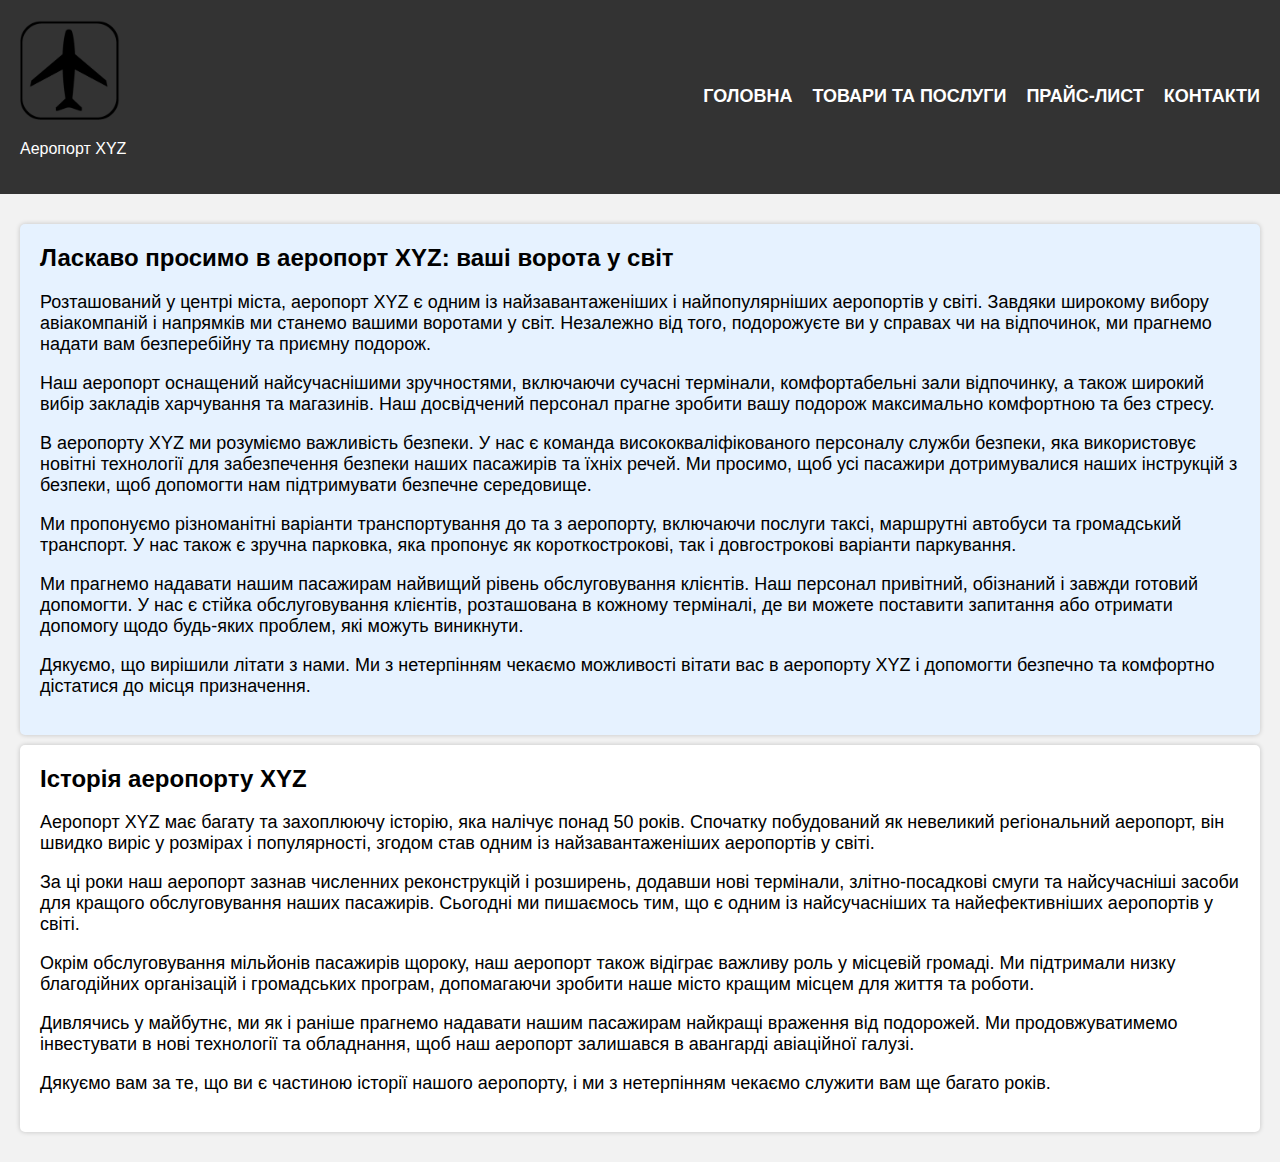
<file: app/templates/index.html>
<!doctype html>
<html lang="en">
<head>
    <meta charset="UTF-8">
    <meta name="viewport" content="width=device-width, user-scalable=no, initial-scale=1.0, maximum-scale=1.0, minimum-scale=1.0">
    <meta http-equiv="X-UA-Compatible" content="ie=edge">

    <title>Головна</title>

    <link rel="stylesheet" type="text/css" href="../static/styles/base.css">
</head>
<body>
    <header>
        <div class="logo">
            <img src="../static/img/logo.png" alt="Logo">
            <p>Аеропорт XYZ</p>
        </div>
        <nav>
            <ul>
                <li><a href="/">Головна</a></li>
                <li><a href="/offers">Товари та послуги</a></li>
                <li><a href="/pricelist">Прайс-лист</a></li>
                <li><a href="/contacts">Контакти</a></li>
            </ul>
        </nav>
    </header>

    <main>
        <article>
            <h2>Ласкаво просимо в аеропорт XYZ: ваші ворота у світ</h2>
            <p>
                Розташований у центрі міста, аеропорт XYZ є одним із найзавантаженіших і найпопулярніших аеропортів у світі. Завдяки широкому вибору авіакомпаній і напрямків ми станемо вашими воротами у світ. Незалежно від того, подорожуєте ви у справах чи на відпочинок, ми прагнемо надати вам безперебійну та приємну подорож.
            </p>
            <p>
                Наш аеропорт оснащений найсучаснішими зручностями, включаючи сучасні термінали, комфортабельні зали відпочинку, а також широкий вибір закладів харчування та магазинів. Наш досвідчений персонал прагне зробити вашу подорож максимально комфортною та без стресу.
            </p>
            <p>
                В аеропорту XYZ ми розуміємо важливість безпеки. У нас є команда висококваліфікованого персоналу служби безпеки, яка використовує новітні технології для забезпечення безпеки наших пасажирів та їхніх речей. Ми просимо, щоб усі пасажири дотримувалися наших інструкцій з безпеки, щоб допомогти нам підтримувати безпечне середовище.
            </p>
            <p>
                Ми пропонуємо різноманітні варіанти транспортування до та з аеропорту, включаючи послуги таксі, маршрутні автобуси та громадський транспорт. У нас також є зручна парковка, яка пропонує як короткострокові, так і довгострокові варіанти паркування.
            </p>
            <p>
                Ми прагнемо надавати нашим пасажирам найвищий рівень обслуговування клієнтів. Наш персонал привітний, обізнаний і завжди готовий допомогти. У нас є стійка обслуговування клієнтів, розташована в кожному терміналі, де ви можете поставити запитання або отримати допомогу щодо будь-яких проблем, які можуть виникнути.
            </p>
            <p>
                Дякуємо, що вирішили літати з нами. Ми з нетерпінням чекаємо можливості вітати вас в аеропорту XYZ і допомогти безпечно та комфортно дістатися до місця призначення.
            </p>
        </article>
        <article>
            <h2>Історія аеропорту XYZ</h2>
            <p>
                Аеропорт XYZ має багату та захоплюючу історію, яка налічує понад 50 років. Спочатку побудований як невеликий регіональний аеропорт, він швидко виріс у розмірах і популярності, згодом став одним із найзавантаженіших аеропортів у світі.
            </p>
            <p>
                За ці роки наш аеропорт зазнав численних реконструкцій і розширень, додавши нові термінали, злітно-посадкові смуги та найсучасніші засоби для кращого обслуговування наших пасажирів. Сьогодні ми пишаємось тим, що є одним із найсучасніших та найефективніших аеропортів у світі.
            </p>
            <p>
                Окрім обслуговування мільйонів пасажирів щороку, наш аеропорт також відіграє важливу роль у місцевій громаді. Ми підтримали низку благодійних організацій і громадських програм, допомагаючи зробити наше місто кращим місцем для життя та роботи.
            </p>
            <p>
                Дивлячись у майбутнє, ми як і раніше прагнемо надавати нашим пасажирам найкращі враження від подорожей. Ми продовжуватимемо інвестувати в нові технології та обладнання, щоб наш аеропорт залишався в авангарді авіаційної галузі.
            </p>
            <p>
                Дякуємо вам за те, що ви є частиною історії нашого аеропорту, і ми з нетерпінням чекаємо служити вам ще багато років.
            </p>
        </article>
    </main>
</body>
</html>
</file>
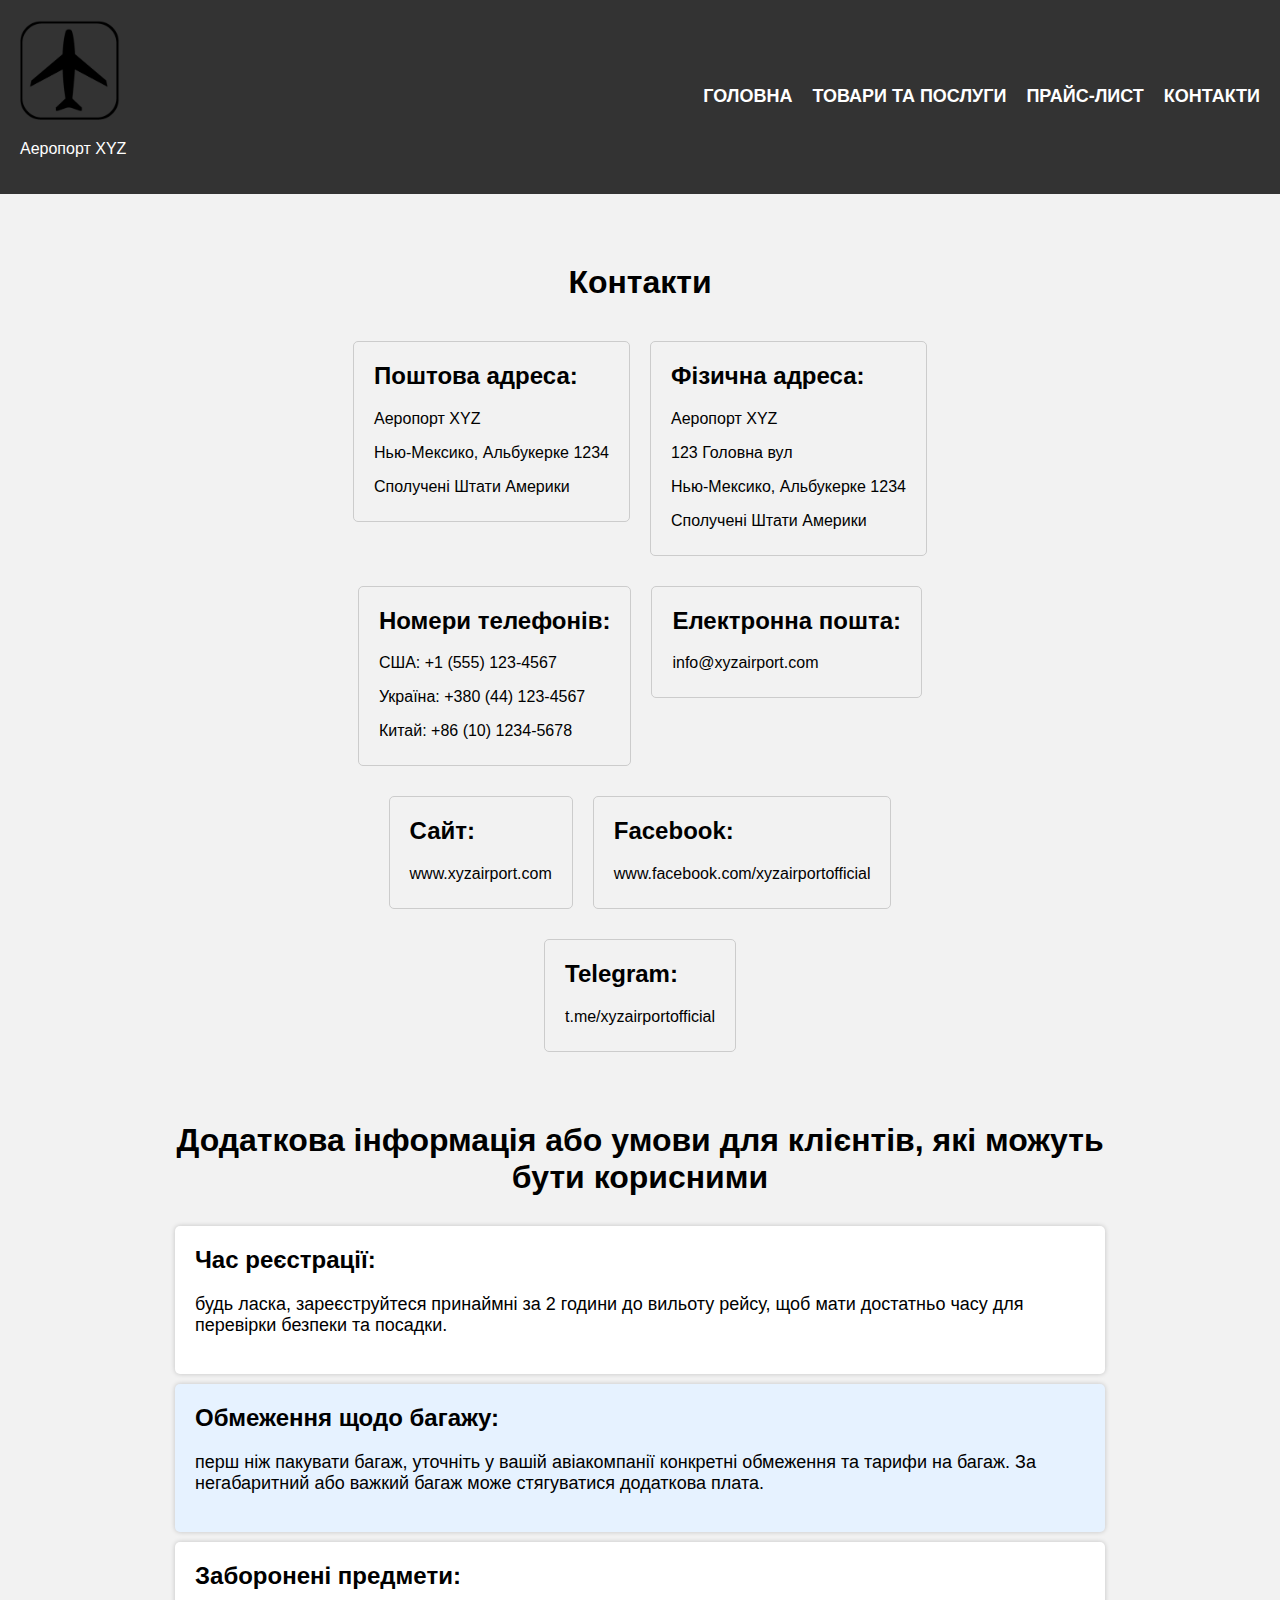
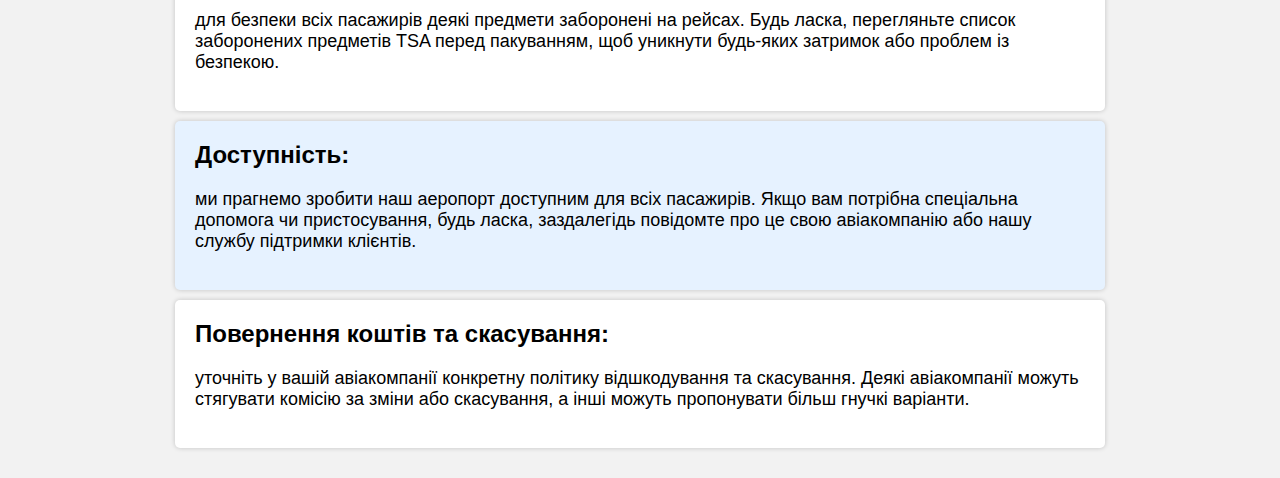
<file: app/templates/contacts.html>
<!doctype html>
<html lang="en">
<head>
    <meta charset="UTF-8">
    <meta name="viewport" content="width=device-width, user-scalable=no, initial-scale=1.0, maximum-scale=1.0, minimum-scale=1.0">
    <meta http-equiv="X-UA-Compatible" content="ie=edge">

    <title>Контакти</title>

    <link rel="stylesheet" type="text/css" href="../static/styles/base.css">
</head>
<body>
    <header>
        <div class="logo">
            <img src="../static/img/logo.png" alt="Logo">
            <p>Аеропорт XYZ</p>
        </div>
        <nav>
            <ul>
                <li><a href="/">Головна</a></li>
                <li><a href="/offers">Товари та послуги</a></li>
                <li><a href="/pricelist">Прайс-лист</a></li>
                <li><a href="/contacts">Контакти</a></li>
            </ul>
        </nav>
    </header>

    <main>
        <div style="width:75%; margin-left: auto; margin-right: auto;">
		<h1>Контакти</h1>

        <ul class="contact-list">
			<li>
				<h2>Поштова адреса:</h2>
				<p>Аеропорт XYZ</p>
				<p>Нью-Мексико, Альбукерке 1234</p>
				<p>Сполучені Штати Америки</p>
			</li>
			<li>
				<h2>Фізична адреса:</h2>
				<p>Аеропорт XYZ</p>
				<p>123 Головна вул</p>
				<p>Нью-Мексико, Альбукерке 1234</p>
				<p>Сполучені Штати Америки</p>
			</li>
			<li>
				<h2>Номери телефонів:</h2>
				<p>США: +1 (555) 123-4567</p>
				<p>Україна: +380 (44) 123-4567</p>
				<p>Китай: +86 (10) 1234-5678</p>
			</li>
			<li>
				<h2>Електронна пошта:</h2>
				<p>info@xyzairport.com</p>
			</li>
			<li>
				<h2>Сайт:</h2>
				<p>www.xyzairport.com</p>
			</li>
			<li>
				<h2>Facebook:</h2>
				<p>www.facebook.com/xyzairportofficial</p>
			</li>
			<li>
				<h2>Telegram:</h2>
				<p>t.me/xyzairportofficial</p>
			</li>
		</ul>

		<h1>Додаткова інформація або умови для клієнтів, які можуть бути корисними</h1>

		<article>
            <h2>Час реєстрації:</h2>
            <p>
				будь ласка, зареєструйтеся принаймні за 2 години до вильоту рейсу, щоб мати достатньо часу для перевірки безпеки та посадки.
			</p>
        </article>

		<article>
            <h2>Обмеження щодо багажу:</h2>
            <p>
				перш ніж пакувати багаж, уточніть у вашій авіакомпанії конкретні обмеження та тарифи на багаж. За негабаритний або важкий багаж може стягуватися додаткова плата.
			</p>
        </article>

		<article>
            <h2>Заборонені предмети:</h2>
            <p>
				для безпеки всіх пасажирів деякі предмети заборонені на рейсах. Будь ласка, перегляньте список заборонених предметів TSA перед пакуванням, щоб уникнути будь-яких затримок або проблем із безпекою.
			</p>
        </article>

		<article>
            <h2>Доступність:</h2>
            <p>
				ми прагнемо зробити наш аеропорт доступним для всіх пасажирів. Якщо вам потрібна спеціальна допомога чи пристосування, будь ласка, заздалегідь повідомте про це свою авіакомпанію або нашу службу підтримки клієнтів.
			</p>
        </article>

		<article>
            <h2>Повернення коштів та скасування:</h2>
            <p>
				уточніть у вашій авіакомпанії конкретну політику відшкодування та скасування. Деякі авіакомпанії можуть стягувати комісію за зміни або скасування, а інші можуть пропонувати більш гнучкі варіанти.
			</p>
        </article>

	</div>
    </main>
</body>
</html>
</file>
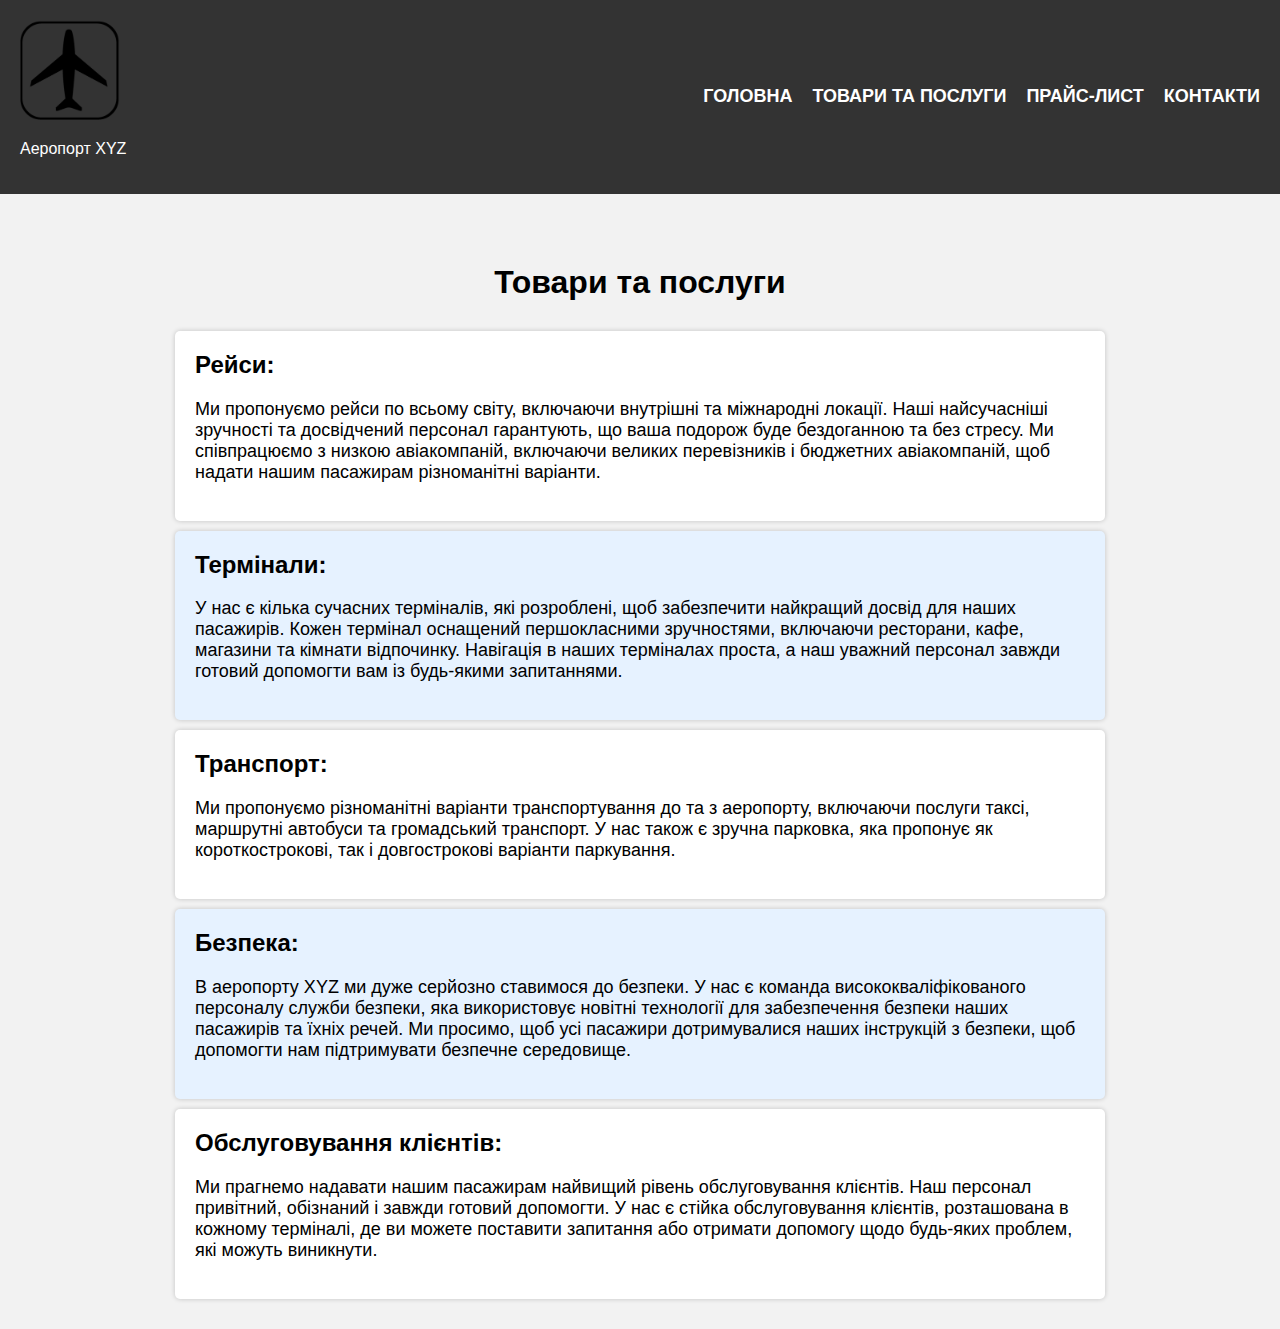
<file: app/templates/offers.html>
<!doctype html>
<html lang="en">
<head>
    <meta charset="UTF-8">
    <meta name="viewport" content="width=device-width, user-scalable=no, initial-scale=1.0, maximum-scale=1.0, minimum-scale=1.0">
    <meta http-equiv="X-UA-Compatible" content="ie=edge">

    <title>Послуги</title>

    <link rel="stylesheet" type="text/css" href="../static/styles/base.css">
</head>
<body>
    <header>
        <div class="logo">
            <img src="../static/img/logo.png" alt="Logo">
            <p>Аеропорт XYZ</p>
        </div>
        <nav>
            <ul>
                <li><a href="/">Головна</a></li>
                <li><a href="/offers">Товари та послуги</a></li>
                <li><a href="/pricelist">Прайс-лист</a></li>
                <li><a href="/contacts">Контакти</a></li>
            </ul>
        </nav>
    </header>

    <main>
        <div style="width:75%; margin-left: auto; margin-right: auto;">
		<h1>Товари та послуги</h1>

        <article>
            <h2>Рейси:</h2>
            <p>
				Ми пропонуємо рейси по всьому світу, включаючи внутрішні та міжнародні локації. Наші найсучасніші зручності та досвідчений персонал гарантують, що ваша подорож буде бездоганною та без стресу. Ми співпрацюємо з низкою авіакомпаній, включаючи великих перевізників і бюджетних авіакомпаній, щоб надати нашим пасажирам різноманітні варіанти.
			</p>
        </article>

		<article>
            <h2>Термінали:</h2>
            <p>
				У нас є кілька сучасних терміналів, які розроблені, щоб забезпечити найкращий досвід для наших пасажирів. Кожен термінал оснащений першокласними зручностями, включаючи ресторани, кафе, магазини та кімнати відпочинку. Навігація в наших терміналах проста, а наш уважний персонал завжди готовий допомогти вам із будь-якими запитаннями.
			</p>
        </article>

		<article>
            <h2>Транспорт:</h2>
            <p>
				Ми пропонуємо різноманітні варіанти транспортування до та з аеропорту, включаючи послуги таксі, маршрутні автобуси та громадський транспорт. У нас також є зручна парковка, яка пропонує як короткострокові, так і довгострокові варіанти паркування.
			</p>
        </article>

		<article>
            <h2>Безпека:</h2>
            <p>
				В аеропорту XYZ ми дуже серйозно ставимося до безпеки. У нас є команда висококваліфікованого персоналу служби безпеки, яка використовує новітні технології для забезпечення безпеки наших пасажирів та їхніх речей. Ми просимо, щоб усі пасажири дотримувалися наших інструкцій з безпеки, щоб допомогти нам підтримувати безпечне середовище.
			</p>
        </article>

		<article>
            <h2>Обслуговування клієнтів:</h2>
            <p>
				Ми прагнемо надавати нашим пасажирам найвищий рівень обслуговування клієнтів. Наш персонал привітний, обізнаний і завжди готовий допомогти. У нас є стійка обслуговування клієнтів, розташована в кожному терміналі, де ви можете поставити запитання або отримати допомогу щодо будь-яких проблем, які можуть виникнути.
			</p>
        </article>
	</div>
    </main>
</body>
</html>
</file>
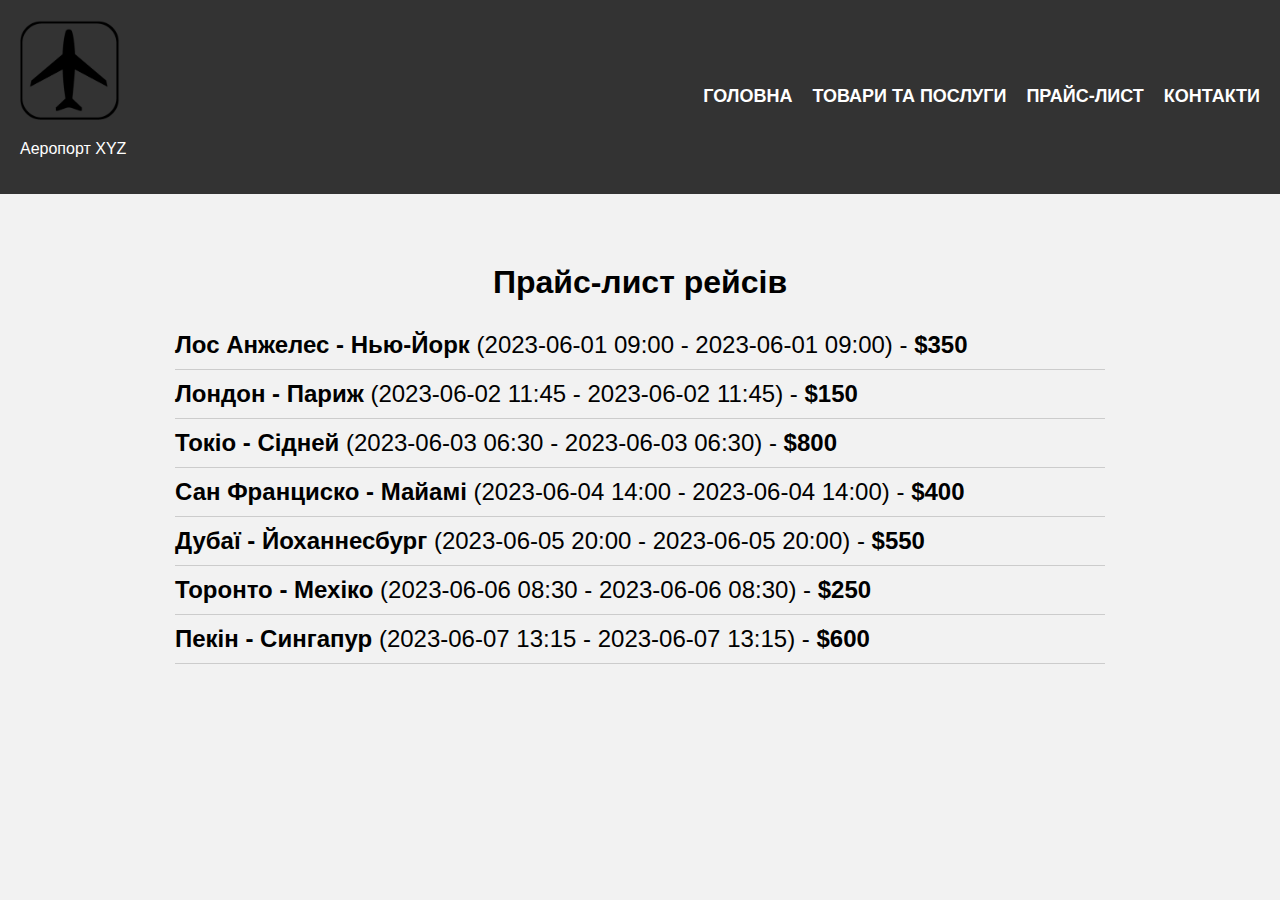
<file: app/templates/pricelist.html>
<!doctype html>
<html lang="en">
<head>
    <meta charset="UTF-8">
    <meta name="viewport" content="width=device-width, user-scalable=no, initial-scale=1.0, maximum-scale=1.0, minimum-scale=1.0">
    <meta http-equiv="X-UA-Compatible" content="ie=edge">

    <title>{{ pageTitle }}</title>

    <link rel="stylesheet" type="text/css" href="../static/styles/base.css">
</head>
<body>
    <header>
        <div class="logo">
            <img src="../static/img/logo.png" alt="Logo">
            <p>Аеропорт XYZ</p>
        </div>
        <nav>
            <ul>
                <li><a href="/">Головна</a></li>
                <li><a href="/offers">Товари та послуги</a></li>
                <li><a href="/pricelist">Прайс-лист</a></li>
                <li><a href="/contacts">Контакти</a></li>
            </ul>
        </nav>
    </header>

    <main>
        <div style="width:75%; margin-left: auto; margin-right: auto;">
		<h1>Прайс-лист рейсів</h1>

        <ul class="pricelist">

				<li><strong>Лос Анжелес - Нью-Йорк</strong> (2023-06-01 09:00 - 2023-06-01 09:00) -
					<strong>$350</strong></li>

				<li><strong>Лондон - Париж</strong> (2023-06-02 11:45 - 2023-06-02 11:45) -
					<strong>$150</strong></li>

				<li><strong>Токіо - Сідней</strong> (2023-06-03 06:30 - 2023-06-03 06:30) -
					<strong>$800</strong></li>

				<li><strong>Сан Франциско - Майамі</strong> (2023-06-04 14:00 - 2023-06-04 14:00) -
					<strong>$400</strong></li>

				<li><strong>Дубаї - Йоханнесбург</strong> (2023-06-05 20:00 - 2023-06-05 20:00) -
					<strong>$550</strong></li>

				<li><strong>Торонто - Мехіко</strong> (2023-06-06 08:30 - 2023-06-06 08:30) -
					<strong>$250</strong></li>

				<li><strong>Пекін - Сингапур</strong> (2023-06-07 13:15 - 2023-06-07 13:15) -
					<strong>$600</strong></li>

		</ul>
	</div>
    </main>
</body>
</html>
</file>
<file: app/static/styles/base.css>
body {
    margin: 0;
    background-color: #f2f2f2;
    font-family: Arial, sans-serif;
}

main {
    padding: 20px;
}

header {
    display: flex;
    justify-content: space-between;
    align-items: center;
    padding: 20px;
    background-color: #333;
    color: #fff;
}

.logo img {
    width: 100px;
}

nav ul {
    list-style: none;
    display: flex;
}

nav li {
    margin-right: 20px;
}

nav li:last-child {
    margin-right: 0;
}

nav a {
    color: #fff;
    text-decoration: none;
    font-weight: bold;
    text-transform: uppercase;
    font-size: large;
}

article {
    background-color: #fff;
    border-radius: 5px;
    box-shadow: 0 0 5px rgba(0, 0, 0, 0.2);
    margin-bottom: 10px;
    margin-top: 10px;
    padding: 20px;
}

article h2 {
    margin-top: 0;
}

article p {
    font-size: large;
}

article:nth-child(odd) {
    background-color: #e6f2ff;
}

h1 {
    text-align: center;
    margin-top: 50px;
    margin-bottom: 30px;
}

ul.pricelist {
    list-style: none;
    padding: 0;
    margin: 0;
    font-size: x-large;
}

.pricelist li {
    margin-bottom: 10px;
    border-bottom: 1px solid #ccc;
    padding-bottom: 10px;
}

.contact-list {
    display: flex;
    flex-wrap: wrap;
    justify-content: center;
    align-items: flex-start;
    list-style: none;
    margin: 0 auto;
    padding: 0;
    max-width: 600px;
}

.contact-list li {
    margin: 10px;
    flex: 0 0 auto;
    border: 1px solid #ccc;
    border-radius: 5px;
    padding: 20px;
    margin-bottom: 20px;
}

.contact-list li h2 {
    margin-top: 0;
}

.contact-list li p {
    margin-bottom: 5px;
}
</file>
